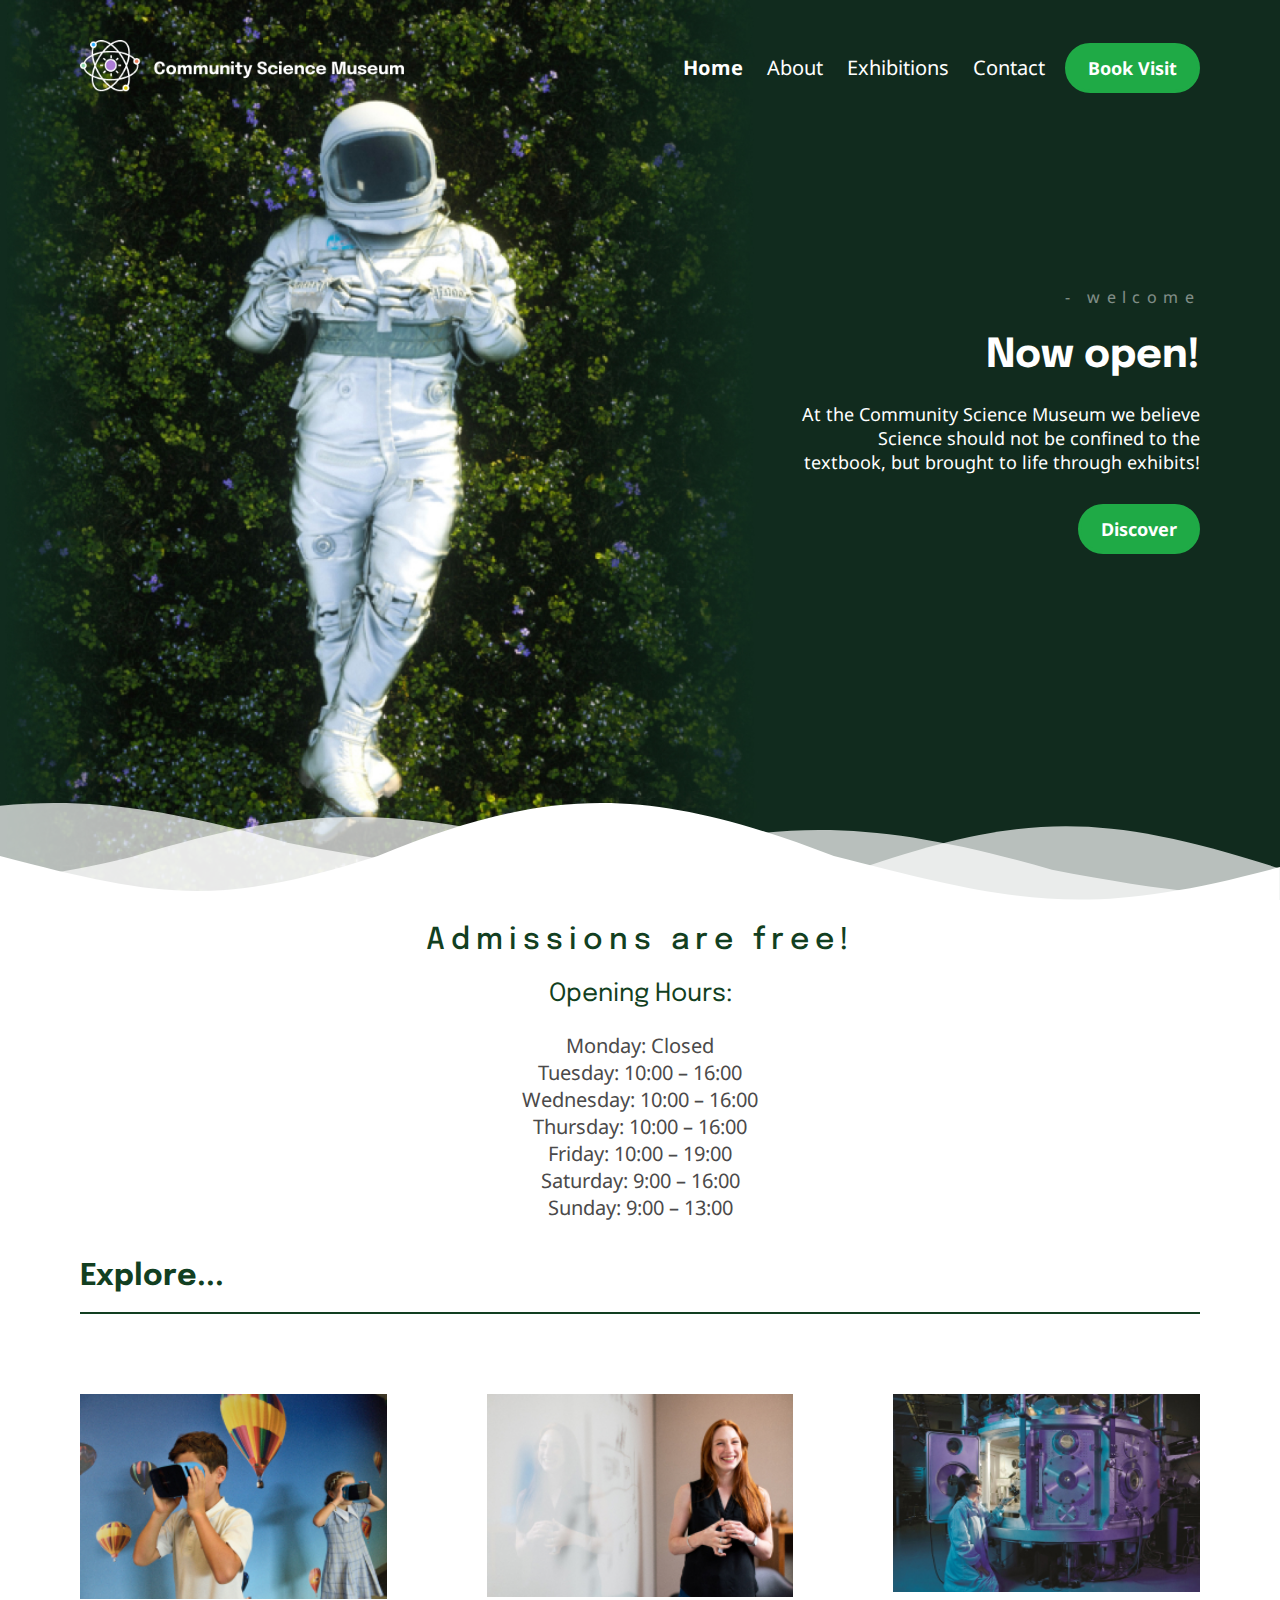
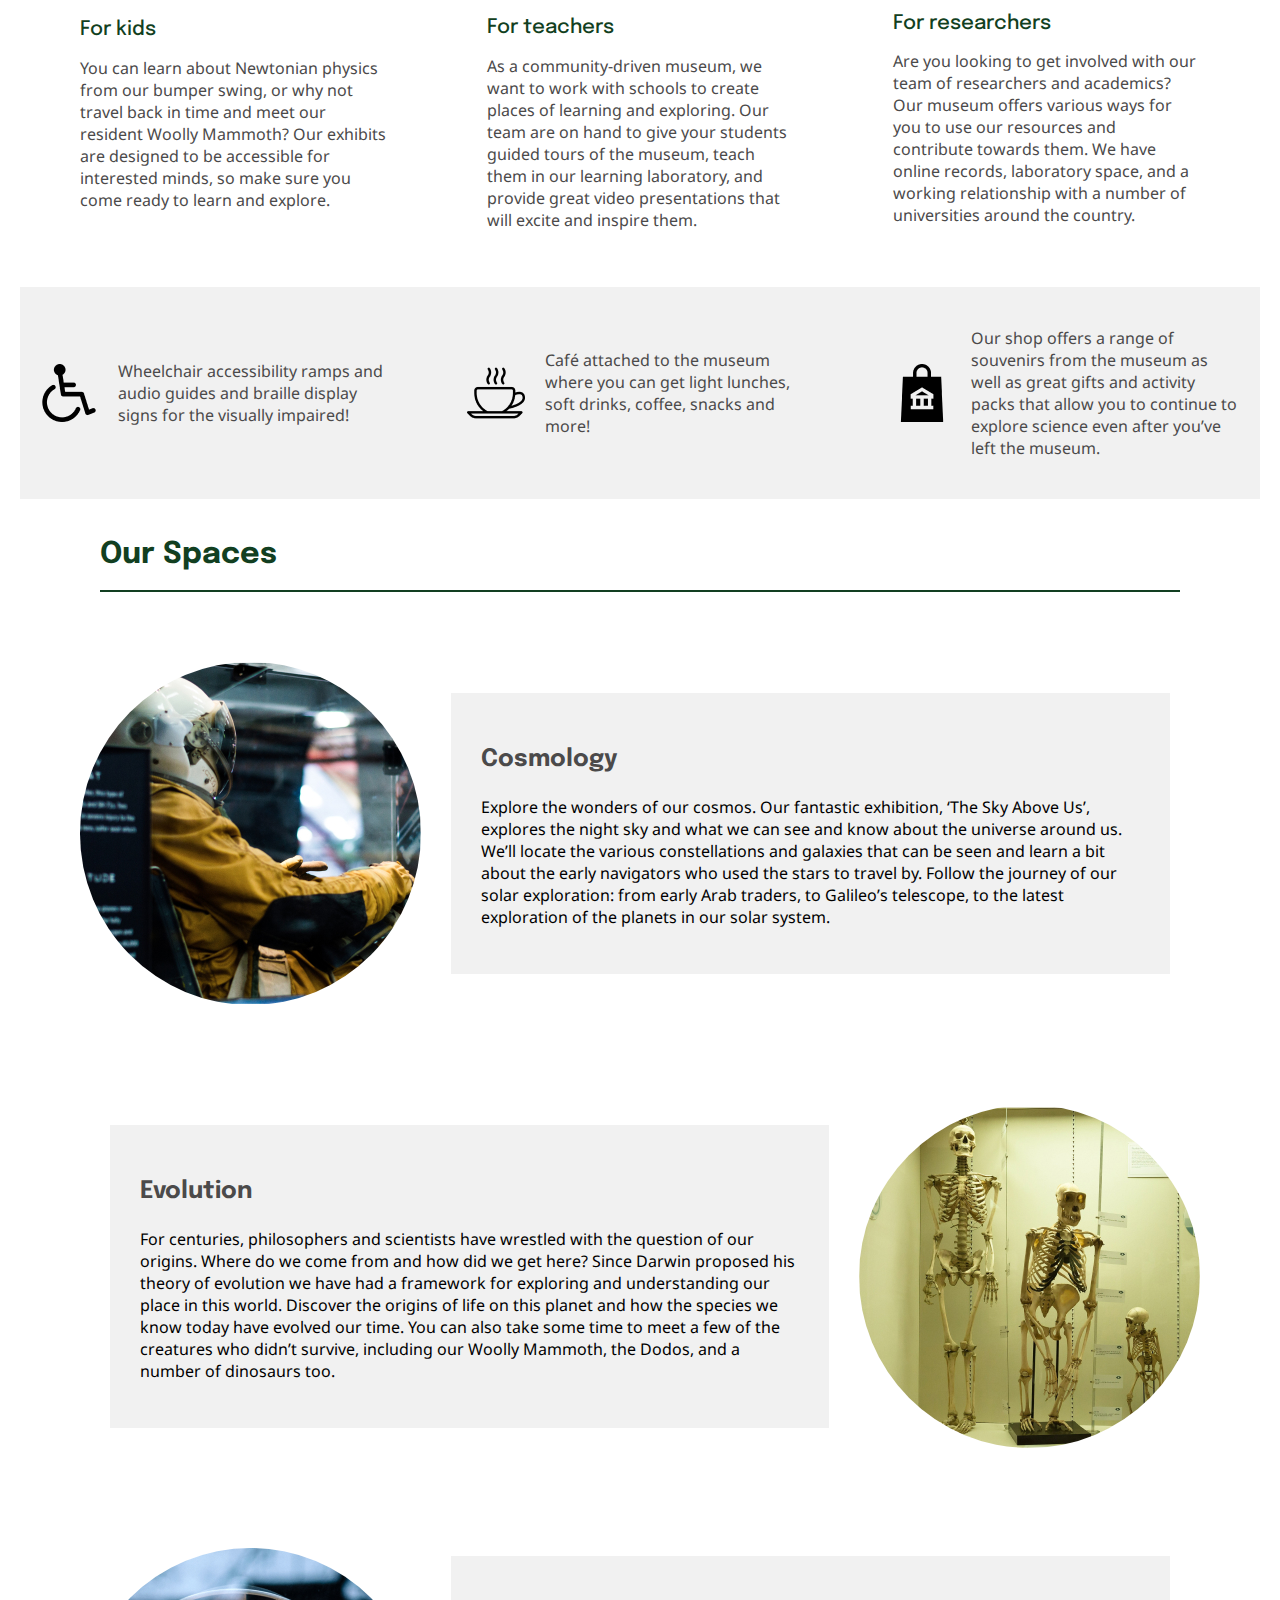
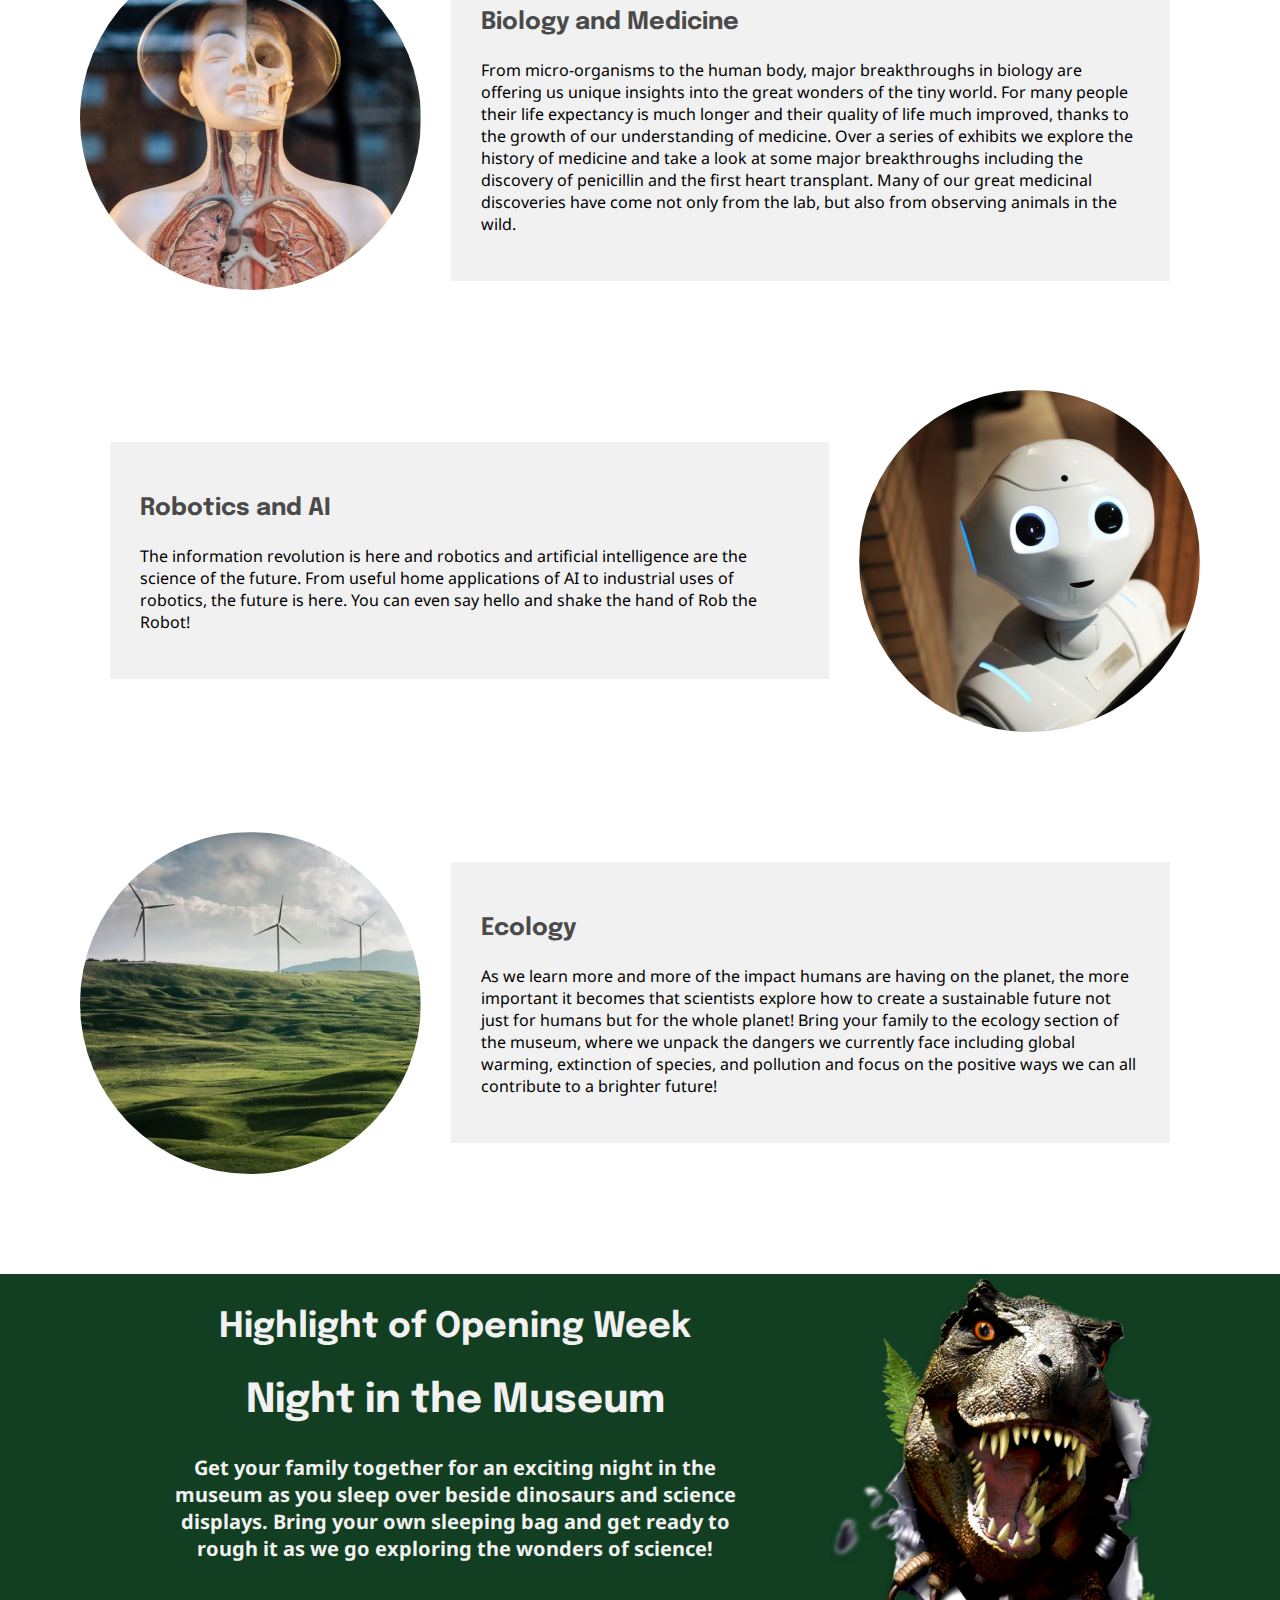
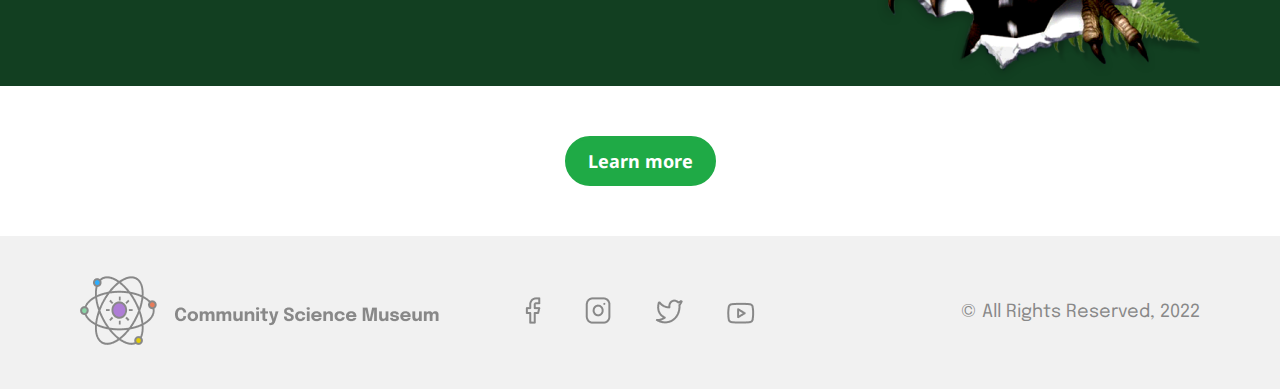
<file: index.html>
<!DOCTYPE html>
<html lang="en">
<head>
    <meta name="description" content="Natural Sciences Museum destined to kids, families and schools">
    <meta name="keywords" content="homepage, museum, science">
    <meta name="author" content="Roxanne Franco">
    <meta name="viewport" content="width=device-width, initial-scale=1.0">
    <title>Welcome to Community Science Museum</title>
    <link rel="preconnect" href="https://fonts.googleapis.com">
    <link rel="preconnect" href="https://fonts.gstatic.com" crossorigin>
    <link href="https://fonts.googleapis.com/css2?family=Epilogue:wght@400;500;700&family=Noto+Sans:wght@400;700&display=swap" rel="stylesheet"> 
    <link rel="stylesheet" href="css/styles.css">
</head>
<body>
<!--HEADER-->
    <header>
        <div class="page-home header-intro">
            <div class="home-container center-content">
                <div class="logo">
                    <img src="images/LOGO.png" class="logo-desktop" alt="atom logo of museum">
                    <a href="index.html"><img src="images/LOGOmobile.png" class="logo-mobile" alt="atom logo of museum"></a>
                </div>
                <nav class="menu">
                    <label for="hamburguer" class="hamburguer-icon">
                        <img src="images/hamburguer.svg" alt="hamburguer menu icon"/>
                    </label>
                    <input type="checkbox" id="hamburguer" />
                    <ul>
                        <li>
                            <a class="active" href="index.html">Home</a>
                        </li>
                        <li>
                            <a href="about.html">About</a>
                        </li>
                        <li>
                            <a href="exhibitions.html">Exhibitions</a>
                        </li>
                        <li>
                            <a href="contact.html">Contact</a>
                        </li>
                    </ul>
                </nav>
                <div class="header-cta">
                    <a class="cta-button" href="book.html">Book<span> Visit</span></a>
                </div>
            </div>
            <div class="welcome-section center-content">
                <div class="sub-welcome">
                    <h2>- welcome</h2>
                    <h1>Now open!</h1>
                    <p>At the Community Science Museum  we believe Science should not be confined to the textbook, but brought to life through exhibits!</p>
                    <a class="cta-button" href="exhibitions.html">Discover</a>
                </div>
            </div>
            <div class="cloud-section">
                <svg preserveAspectRatio="none" viewBox="0 0 1440 115" fill="none" xmlns="http://www.w3.org/2000/svg">
                    <path d="M425 59.6098C244.508 117.737 177.209 105.944 0 59.6098V114.072H1440V72.0402C1223.35 130.121 1148.35 113.817 938.125 59.6098C733.008 -18.7272 620.503 -21.0046 425 59.6098Z" fill="white"/>
                    <path d="M1438.75 73.3623C1233.55 7.58336 1147.02 11.4435 951.439 79.1348V108.587L1438.75 114.339V73.3623Z" fill="white" fill-opacity="0.7"/>
                    <path d="M1183.52 75.0456C978.322 16.3778 865.771 14.6723 670.189 75.0456V111.215H1352.5V101.085C1300.94 95.915 1246.27 87.1581 1183.52 75.0456Z" fill="white" fill-opacity="0.7"/>
                    <path d="M452.5 66.0493C412.626 60.8446 370.326 53.6773 323.525 44.6432C193.348 7.42513 100.457 -6.86866 0 3.06819V102.656L452.5 105.652V66.0493Z" fill="white" fill-opacity="0.7"/>
                    <path d="M662.275 60.5052C457.073 1.83754 344.521 0.131927 148.939 60.5052C107.563 70.4803 70.4263 77.706 35.625 82.501V98.2882L662.275 109.052V60.5052Z" fill="white" fill-opacity="0.7"/>
                    </svg>                    
            </div> 
        </div>
    </header>
<!--CONTENT-->
   <div class="admissions">
       <h2>Admissions are free!</h2>
       <h3>Opening Hours:</h3>
       <p>Monday: Closed</p>
       <p>Tuesday: 10:00 – 16:00</p>
       <p>Wednesday: 10:00 – 16:00</p>
       <p>Thursday: 10:00 – 16:00</p>
       <p>Friday: 10:00 – 19:00</p>
       <p>Saturday: 9:00 – 16:00</p>
       <p>Sunday: 9:00 – 13:00</p>
   </div>
   <div class="center-content">
        <h1 class="main-title">Explore...</h1>
        <div class="title-line"></div>
    </div>
    <div class="public-section center-content">
        <div class="section-details">
            <img src="images/publics-pic1.jpg" alt="kids with interactive goggles">
            <h2>For kids</h2>
            <p>You can learn about Newtonian physics from our bumper swing, or why not travel back in time and meet our resident Woolly Mammoth? Our exhibits are designed to be accessible for interested minds, so make sure you come ready to learn and explore.</p>
        </div>
        <div class="section-details">
            <img src="images/publics-pic3.jpg" alt="teacher smilling next to class board">
            <h2>For teachers</h2>
            <p>As a community-driven museum, we want to work with schools to create places of learning and exploring. Our team are on hand to give your students guided tours of the museum, teach them in our learning laboratory, and provide great video presentations that will excite and inspire them.</p>
        </div>
        <div class="section-details">
            <img src="images/publics-pic2.jpg" alt="scientist in research lab">
            <h2>For researchers</h2>
            <p>Are you looking to get involved with our team of researchers and academics? Our museum offers various ways for you to use our resources and contribute towards them. We have online records, laboratory space, and a working relationship with a number of universities around the country.</p>
        </div>
    </div>
    <div class="container-details">
        <div class="museum-details">
            <img src="images/wheelchair1.png" alt="wheelchair icon for accessibility rules">
            <p>Wheelchair accessibility ramps and audio guides and braille display signs for the visually impaired!</p>
        </div>
        <div class="museum-details">
            <img src="images/coffee-cup1.png" alt="coffee cup icon for coffeeshop">
            <p>Café attached to the museum where you can get light lunches, soft drinks, coffee, snacks and more!</p>
        </div>
        <div class="museum-details">
            <img src="images/bag1.png" alt="shopping bag icon for souvenir store">
            <p>Our shop offers a range of souvenirs from the museum as well as great gifts and activity packs that allow you to continue to explore science even after you’ve left the museum.</p>
        </div>
    </div>
<!--SPACES SECTION-->
    <div class="spaces-container center-content">
        <div class="center-content">
            <h1 class="main-title">Our Spaces</h1>
            <div class="title-line"></div>
        </div>
        <div class="spaces-section">
            <div class="single-section">
                <img src="images/astrocosmo.jpg" alt="astronaut in yellow suit">
                <div>
                    <div class="container-color section-box">
                        <h3 class="sec-title">Cosmology</h3>
                        <p>Explore the wonders of our cosmos. Our fantastic exhibition, ‘The Sky Above Us’, explores the night sky and what we can see and know about the universe around us. We’ll locate the various constellations and galaxies that can be seen and learn a bit about the early navigators who used the stars to travel by. Follow the journey of our solar exploration: from early Arab traders, to Galileo’s telescope, to the latest exploration of the planets in our solar system.</p>
                    </div>
                </div>
            </div>
            <div class="single-section switch-order">
                <img src="images/evolution.jpg" alt="ancient skeletons in display">
                <div>
                    <div class="container-color section-box">
                        <h3 class="sec-title">Evolution</h3>
                        <p>For centuries, philosophers and scientists have wrestled with the question of our origins. Where do we come from and how did we get here? Since Darwin proposed his theory of evolution we have had a framework for exploring and understanding our place in this world. Discover the origins of life on this planet and how the species we know today have evolved our time. You can also take some time to meet a few of the creatures who didn’t survive, including our Woolly Mammoth, the Dodos, and a number of dinosaurs too.</p>
                    </div>
                </div>
            </div>
            <div class="single-section">
                <img src="images/biomed.jpg" alt="medicinal bust of human">
                <div>
                    <div class="container-color section-box">
                        <h3 class="sec-title">Biology and Medicine</h3>
                        <p>From micro-organisms to the human body, major breakthroughs in biology are offering us unique insights into the great wonders of the tiny world. For many people their life expectancy is much longer and their quality of life much improved, thanks to the growth of our understanding of medicine. Over a series of exhibits we explore the history of medicine and take a look at some major breakthroughs including the discovery of penicillin and the first heart transplant. Many of our great medicinal discoveries have come not only from the lab, but also from observing animals in the wild.</p>
                    </div>
                </div>
            </div>
            <div class="single-section switch-order">
                <img src="images/robrobot.jpg" alt="robot picture">
                <div>
                    <div class="container-color section-box">
                        <h3 class="sec-title">Robotics and AI</h3>
                        <p>The information revolution is here and robotics and artificial intelligence are the science of the future. From useful home applications of AI to industrial uses of robotics, the future is here. You can even say hello and shake the hand of Rob the Robot!</p>
                    </div>
                </div>
            </div>
            <div class="single-section">
                <img src="images/eco.jpg" alt="landscape with green field and eolic turbines">
                <div>
                    <div class="container-color section-box">
                        <h3 class="sec-title">Ecology</h3>
                        <p>As we learn more and more of the impact humans are having on the planet, the more important it becomes that scientists explore how to create a sustainable future not just for humans but for the whole planet! Bring your family to the ecology section of the museum, where we unpack the dangers we currently face including global warming, extinction of species, and pollution and focus on the positive ways we can all contribute to a brighter future!</p>
                    </div>
                </div>
            </div>
        </div>
    </div>
    <div class="highlight-section">
        <div class="center-content">
            <div class="png-content"> 
                <img src="images/dino.png" alt="dinossaur jumping out of the page image">
            </div>
            <div class="text-content">
                <h3>Highlight of Opening Week</h3>
                <h2>Night in the Museum</h2>
                <p>Get your family together for an exciting night in the museum as you sleep over beside dinosaurs and science displays. Bring your own sleeping bag and get ready to rough it as we go exploring the wonders of science!</p>
            </div>
        </div>
    </div>
    <div class="learn-more">
        <a class="cta-button" href="exhibitions.html">Learn more</a>
    </div>
<!--FOOTER-->
    <footer>
        <div class="center-content vertical-center">
            <div class="logo">
                <img src="/images/LOGO-footer.png" alt="atom logo of museum">
            </div>
            <div class="socials">
                <ul>
                    <li>
                        <a href="https://www.facebook.com/"><img src="images/fb.png" alt="facebook logo"></a>
                    </li>
                    <li>
                        <a href="https://www.instagram.com/"><img src="images/instagram.png" alt="instagram logo"></a>
                    </li>
                    <li>
                        <a href="https://twitter.com/?lang=en"><img src="images/twitter.png" alt="twitter logo"></a>
                    </li>
                    <li>
                        <a href="https://www.youtube.com/"><img src="images/youtube.png" alt="youtube logo"></a>
                    </li>
                </ul>
            </div>
            <p class="copyrights">&copy; All Rights Reserved, 2022</p>
        </div>
    </footer>
</body>
</html>
</file>
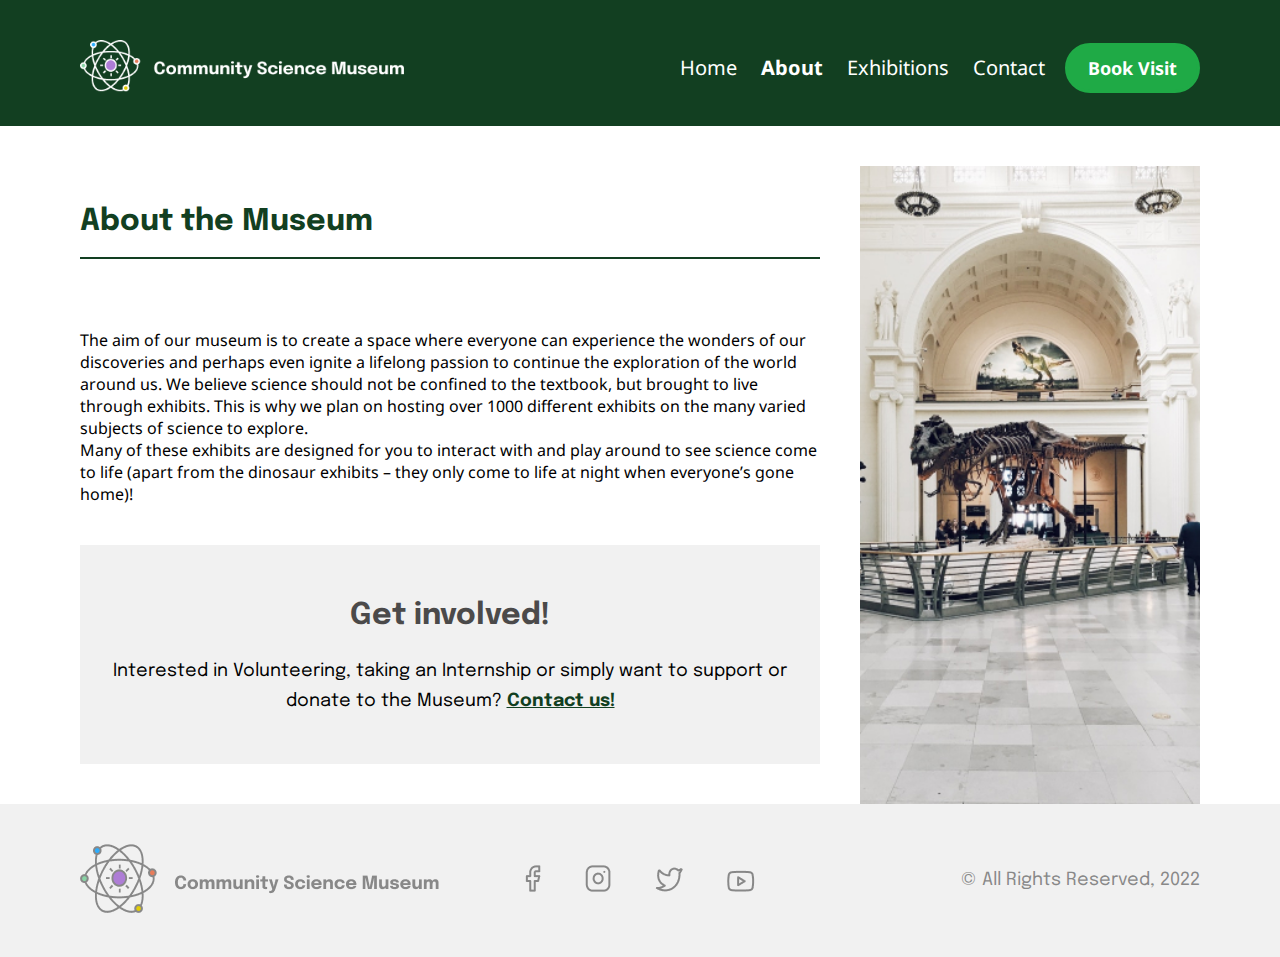
<file: about.html>
<!DOCTYPE html>
<html lang="en">
<head>
    <meta name="description" content="Info about the museum vision and values">
    <meta name="keywords" content="about, vision, values, info">
    <meta name="author" content="Roxanne Franco">
    <meta name="viewport" content="width=device-width, initial-scale=1.0">
    <title>About the Museum</title>
    <link rel="preconnect" href="https://fonts.googleapis.com">
    <link rel="preconnect" href="https://fonts.gstatic.com" crossorigin>
    <link href="https://fonts.googleapis.com/css2?family=Epilogue:wght@400;500;700&family=Noto+Sans:wght@400;700&display=swap" rel="stylesheet"> 
    <link rel="stylesheet" href="css/styles.css">
</head>
<body>
    <!--HEADER-->
    <header class="solid-header">
        <div class="home-container center-content">
            <div class="logo">
                <img src="images/LOGO.png" class="logo-desktop" alt="atom logo of museum">
                <a href="index.html"><img src="images/LOGOmobile.png" class="logo-mobile" alt="atom logo of museum"></a>
            </div>
            <nav class="menu">
                <label for="hamburguer" class="hamburguer-icon">
                    <img src="images/hamburguer.svg" alt="hamburguer menu icon"/>
                </label>
                <input type="checkbox" id="hamburguer" />
                <ul>
                    <li>
                        <a href="index.html">Home</a>
                    </li>
                    <li>
                        <a class="active" href="about.html">About</a>
                    </li>
                    <li>
                        <a href="exhibitions.html">Exhibitions</a>
                    </li>
                    <li>
                        <a href="contact.html">Contact</a>
                    </li>
                </ul>
            </nav>
            <div class="header-cta">
                <a class="cta-button" href="book.html">Book<span> Visit</span></a>
            </div>
        </div>
    </header>
    <!--CONTENT-->
    <div class="center-content display-side">
        <div>
            <h1 class="main-title first-title">About the Museum</h1>
            <div class="title-line"></div>
            <p class="exhibit-text">The aim of our museum is to create a space where everyone can experience the wonders of our discoveries and perhaps even ignite a lifelong passion to continue the exploration of the world around us.
                We believe science should not be confined to the textbook, but brought to live through exhibits.
                This is why we plan on hosting over 1000 different exhibits on the many varied subjects of science to explore.</p>
            <p class="exhibit-text">Many of these exhibits are designed for you to interact with and play around to see science come to life (apart from the dinosaur exhibits – they only come to life at night when everyone’s gone home)!</p>
            <div class="involved-container container-color">
                <h2 class="exhibit-title">Get involved!</h2>
                <p class="involved-text">Interested in Volunteering, taking an Internship or simply want to support or donate to the Museum? <a href="contact.html">Contact us!</a></p>
            </div>
        </div>
        <img src="images/aboutimage.jpg" alt="picture of dinossaur skeleton on display at the museum">
    </div>
    <!--FOOTER-->
    <footer>
        <div class="center-content vertical-center">
            <div class="logo">
                <img src="/images/LOGO-footer.png" alt="atom logo of museum">
            </div>
            <div class="socials">
                <ul>
                    <li>
                        <a href="https://www.facebook.com/"><img src="images/fb.png" alt="facebook logo"></a>
                    </li>
                    <li>
                        <a href="https://www.instagram.com/"><img src="images/instagram.png" alt="instagram logo"></a>
                    </li>
                    <li>
                        <a href="https://twitter.com/?lang=en"><img src="images/twitter.png" alt="twitter logo"></a>
                    </li>
                    <li>
                        <a href="https://www.youtube.com/"><img src="images/youtube.png" alt="youtube logo"></a>
                    </li>
                </ul>
            </div>
            <p class="copyrights">&copy; All Rights Reserved, 2022</p>
        </div>
    </footer>
</body>
</html>
</file>
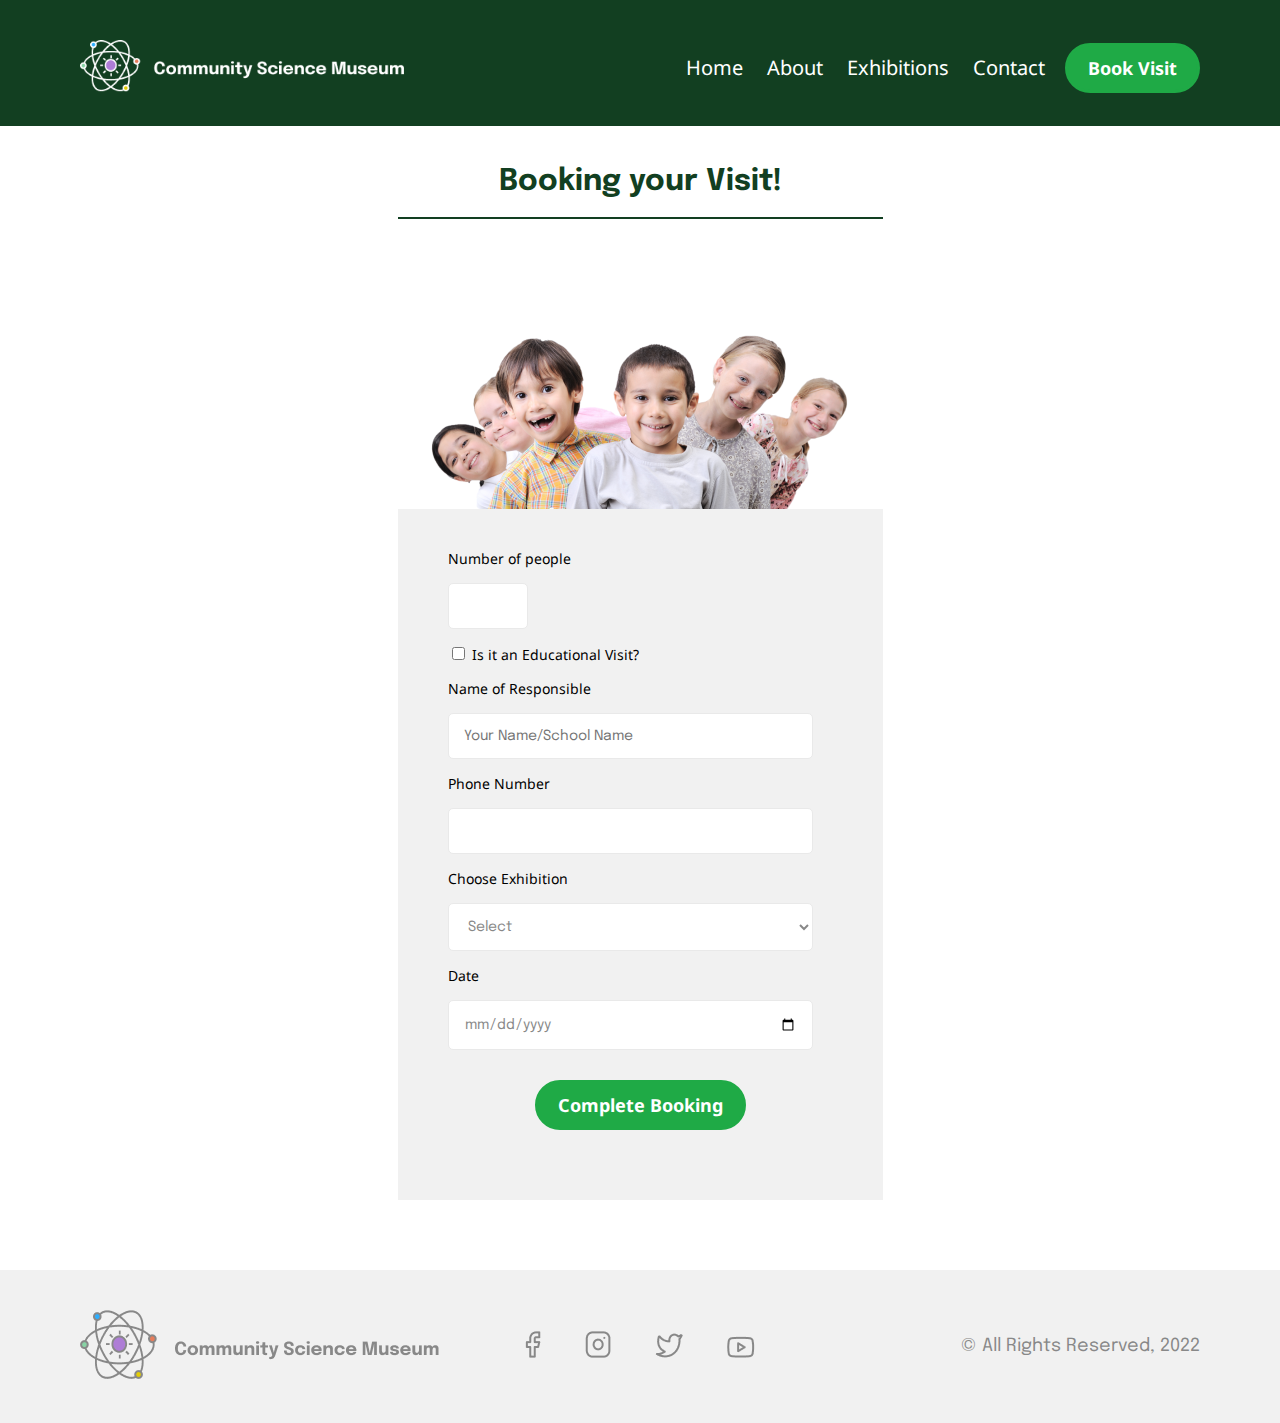
<file: book.html>
<!DOCTYPE html>
<html lang="en">
<head>
    <meta name="description" content="Booking visit page to get tickets for museum">
    <meta name="keywords" content="booking, tickets, visit">
    <meta name="author" content="Roxanne Franco">
    <meta name="viewport" content="width=device-width, initial-scale=1.0">
    <title>Booking your Visit</title>
    <link rel="preconnect" href="https://fonts.googleapis.com">
    <link rel="preconnect" href="https://fonts.gstatic.com" crossorigin>
    <link href="https://fonts.googleapis.com/css2?family=Epilogue:wght@400;500;700&family=Noto+Sans:wght@400;700&display=swap" rel="stylesheet"> 
    <link rel="stylesheet" href="css/styles.css">
</head>
<body>
    <!--HEADER-->
    <header class="solid-header">
            <div class="home-container center-content">
                <div class="logo">
                    <img src="images/LOGO.png" class="logo-desktop" alt="atom logo of museum">
                    <a href="index.html"><img src="images/LOGOmobile.png" class="logo-mobile" alt="atom logo of museum"></a>
                </div>
                <nav class="menu">
                    <label for="hamburguer" class="hamburguer-icon">
                        <img src="images/hamburguer.svg" alt="hamburguer menu icon"/>
                    </label>
                    <input type="checkbox" id="hamburguer" />
                    <ul>
                        <li>
                            <a href="index.html">Home</a>
                        </li>
                        <li>
                            <a href="about.html">About</a>
                        </li>
                        <li>
                            <a href="exhibitions.html">Exhibitions</a>
                        </li>
                        <li>
                            <a href="contact.html">Contact</a>
                        </li>
                    </ul>
                </nav>
                <div class="header-cta">
                    <a class="cta-button" href="book.html">Book<span> Visit</span></a>
                </div>
            </div>
    </header>
    <!--CONTENT-->
    <div class="center-book">
        <h1 class="main-title first-title center-title">Booking your Visit!</h1>
        <div class="title-line"></div>
        <img src="images/kidsbooking.png" alt="children smilling">
        <div class="container-color container-booking">
        <form class="inside-container">
            <label>Number of people</label>
            <input class="input-style nr-input" type="text">
            <div class="check-container">
                <input type="checkbox">
                <label>Is it an Educational Visit?</label>
            </div>
            <label>Name of Responsible</label>
            <input class="input-style" type="text" placeholder="Your Name/School Name">
            <label>Phone Number</label>
            <input class="input-style" type="text">
            <label>Choose Exhibition</label>
            <select class="input-style" name="Exhibition">
                <option selected disabled>Select</option>
                <option>The Sky Above Us</option>
                <option>Night in the Museum</option>
                <option>Meeting Rob, the Robot</option>
                <option>Scientist for a day</option>
                <option>Time-Travel: Evolution of Man</option>
                <option>Sustainable Earth: Bee the Change!</option>
            </select>
            <label>Date</label>
            <input class="input-style" type="date">
            <div class="booking-button">
                <a class="cta-button" href="success.html">Complete Booking</a>
            </div>
        </form>
    </div>
    </div>
    <!--FOOTER-->
    <footer>
        <div class="center-content vertical-center">
            <div class="logo">
                <img src="/images/LOGO-footer.png" alt="atom logo of museum">
            </div>
            <div class="socials">
                <ul>
                    <li>
                        <a href="https://www.facebook.com/"><img src="images/fb.png" alt="facebook logo"></a>
                    </li>
                    <li>
                        <a href="https://www.instagram.com/"><img src="images/instagram.png" alt="instagram logo"></a>
                    </li>
                    <li>
                        <a href="https://twitter.com/?lang=en"><img src="images/twitter.png" alt="twitter logo"></a>
                    </li>
                    <li>
                        <a href="https://www.youtube.com/"><img src="images/youtube.png" alt="youtube logo"></a>
                    </li>
                </ul>
            </div>
            <p class="copyrights">&copy; All Rights Reserved, 2022</p>
        </div>
    </footer>
</body>
</html>
</file>
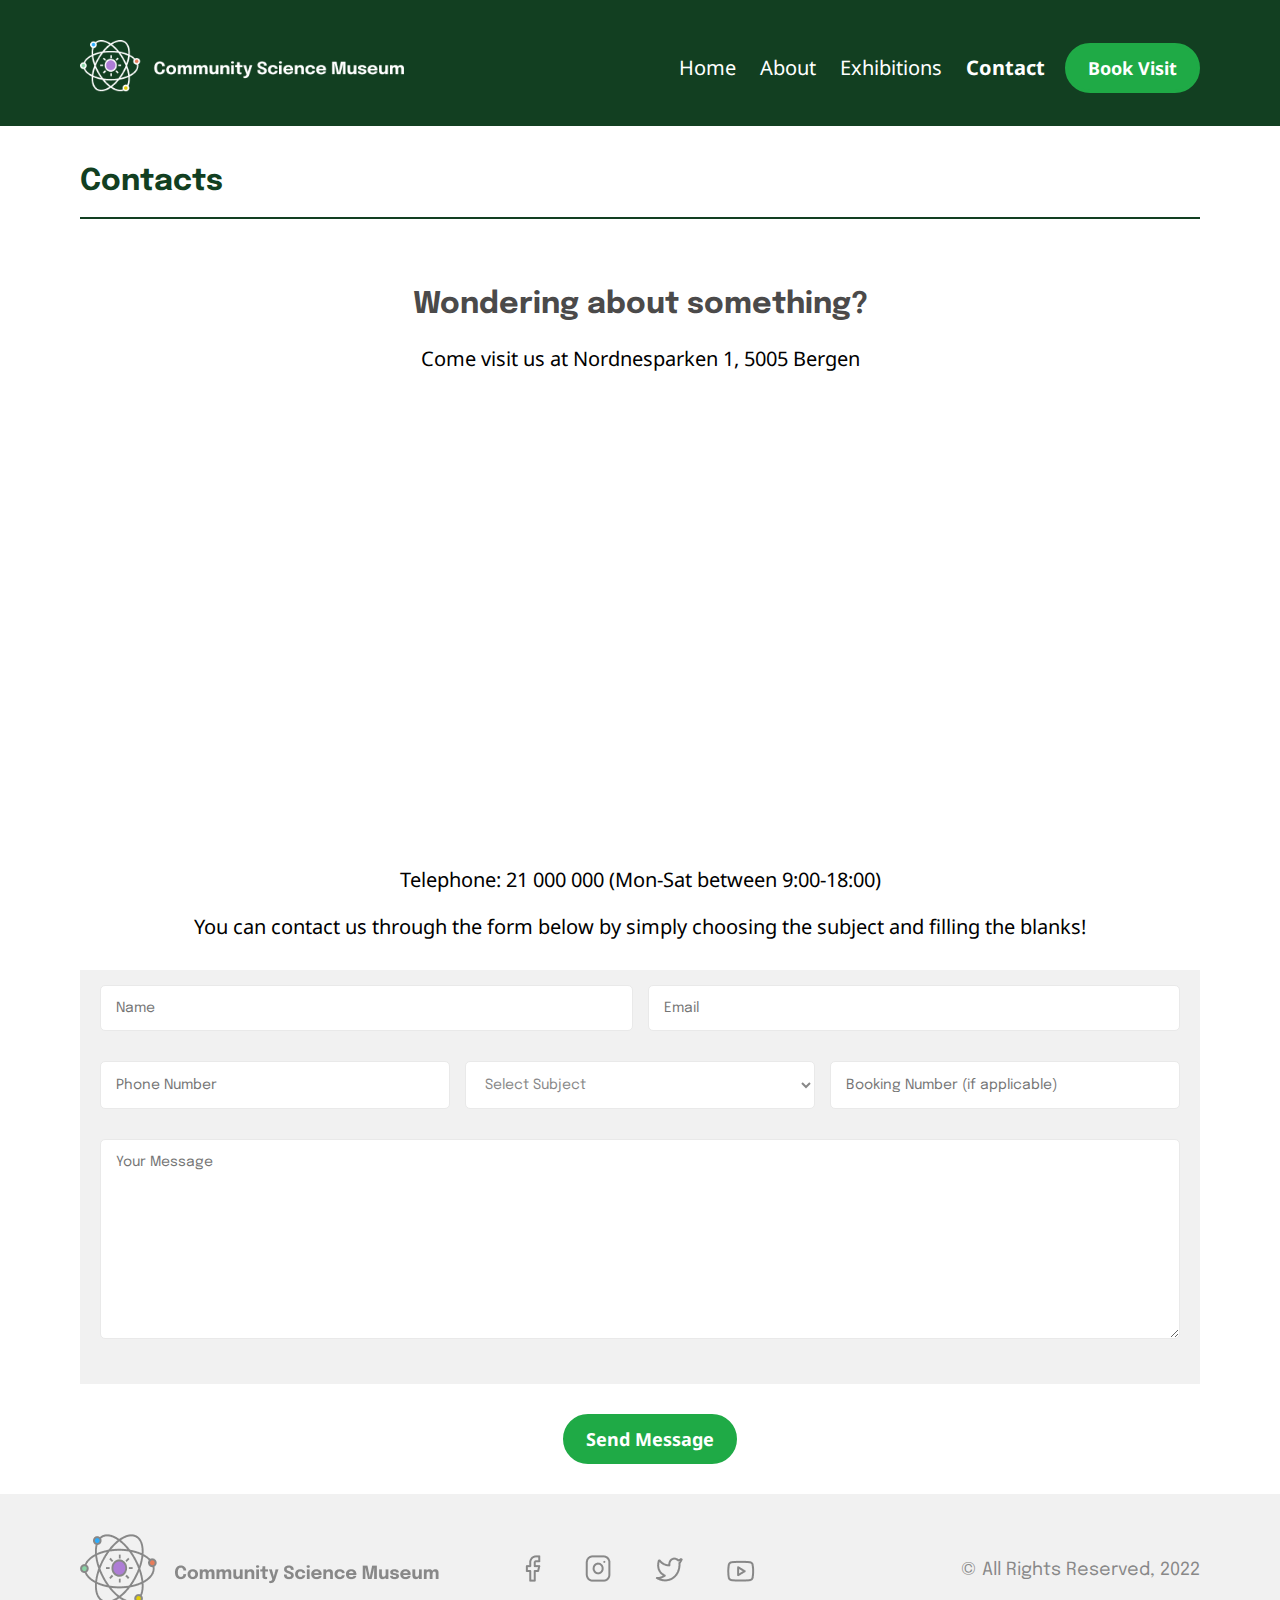
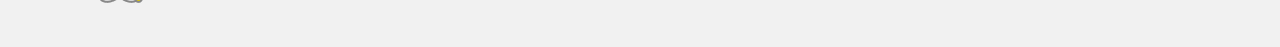
<file: contact.html>
<!DOCTYPE html>
<html lang="en">
<head>
    <meta name="description" content="Contact page made for user to contact museum in several ways">
    <meta name="keywords" content="contact, phone, email">
    <meta name="author" content="Roxanne Franco">
    <meta name="viewport" content="width=device-width, initial-scale=1.0">
    <title>Contact Us</title>
    <link rel="preconnect" href="https://fonts.googleapis.com">
    <link rel="preconnect" href="https://fonts.gstatic.com" crossorigin>
    <link href="https://fonts.googleapis.com/css2?family=Epilogue:wght@400;500;700&family=Noto+Sans:wght@400;700&display=swap" rel="stylesheet"> 
    <link rel="stylesheet" href="css/styles.css">
</head>
<body>
    <!--HEADER-->
    <header class="solid-header">
        <div class="home-container center-content">
            <div class="logo">
                <img src="images/LOGO.png" class="logo-desktop" alt="atom logo of museum">
                <a href="index.html"><img src="images/LOGOmobile.png" class="logo-mobile" alt="atom logo of museum"></a>
            </div>
            <nav class="menu">
                <label for="hamburguer" class="hamburguer-icon">
                    <img src="images/hamburguer.svg" alt="hamburguer menu icon"/>
                </label>
                <input type="checkbox" id="hamburguer" />
                <ul>
                    <li>
                        <a href="index.html">Home</a>
                    </li>
                    <li>
                        <a href="about.html">About</a>
                    </li>
                    <li>
                        <a href="exhibitions.html">Exhibitions</a>
                    </li>
                    <li>
                        <a class="active" href="contact.html">Contact</a>
                    </li>
                </ul>
            </nav>
            <div class="header-cta">
                <a class="cta-button" href="book.html">Book<span> Visit</span></a>
            </div>
        </div>
    </header>
    <!--CONTENT-->
    <div class="center-content">
        <h1 class="main-title first-title">Contacts</h1>
        <div class="title-line"></div>
        <div class="center-content center-success">
            <h2 class="exhibit-title">Wondering about something?</h2>
            <p class="text-style">Come visit us at Nordnesparken 1, 5005 Bergen</p>
            <iframe class="map" src="https://www.google.com/maps/embed?pb=!1m10!1m8!1m3!1d15770.100982926271!2d5.3055849!3d60.3913401!3m2!1i1024!2i768!4f13.1!5e0!3m2!1spt-PT!2sno!4v1646567194186!5m2!1spt-PT!2sno" width="600" height="450" style="border:0;" allowfullscreen="" loading="lazy"></iframe>
            <p class="text-style">Telephone: 21 000 000 (Mon-Sat between 9:00-18:00)</p>
            <p class="text-style">You can contact us through the form below by simply choosing the subject and filling the blanks!</p>
        </div>
        <div class="container-color contact-form">
            <form>
                <div class="input-row">
                    <input class="input-style input-flex" type="text" placeholder="Name">
                    <input class="input-style input-flex" type="text" placeholder="Email">
                </div>
                <div class="input-row">
                    <input class="input-style input-flex" type="text" placeholder="Phone Number">
                    <select class="input-style input-flex">
                        <option selected disabled>Select Subject</option>
                        <option>Change My Booking</option>
                        <option>Donation</option>
                        <option>Volunteering</option>
                        <option>Interships</option>
                        <option>Other</option>
                    </select>
                    <input class="input-style input-flex" type="text" placeholder="Booking Number (if applicable)">
                </div>
                <div class="input-row">
                    <textarea class="input-style" placeholder="Your Message"></textarea>
                </div>
            </form>
        </div>
        <div class="booking-button">
            <a class="cta-button" href="contact.html">Send Message</a>
        </div>
    </div>
    <!--FOOTER-->
    <footer>
        <div class="center-content vertical-center">
            <div class="logo">
                <img src="/images/LOGO-footer.png" alt="atom logo of museum">
            </div>
            <div class="socials">
                <ul>
                    <li>
                        <a href="https://www.facebook.com/"><img src="images/fb.png" alt="facebook logo"></a>
                    </li>
                    <li>
                        <a href="https://www.instagram.com/"><img src="images/instagram.png" alt="instagram logo"></a>
                    </li>
                    <li>
                        <a href="https://twitter.com/?lang=en"><img src="images/twitter.png" alt="twitter logo"></a>
                    </li>
                    <li>
                        <a href="https://www.youtube.com/"><img src="images/youtube.png" alt="youtube logo"></a>
                    </li>
                </ul>
            </div>
            <p class="copyrights">&copy; All Rights Reserved, 2022</p>
        </div>
    </footer>
</body>
</html>
</file>
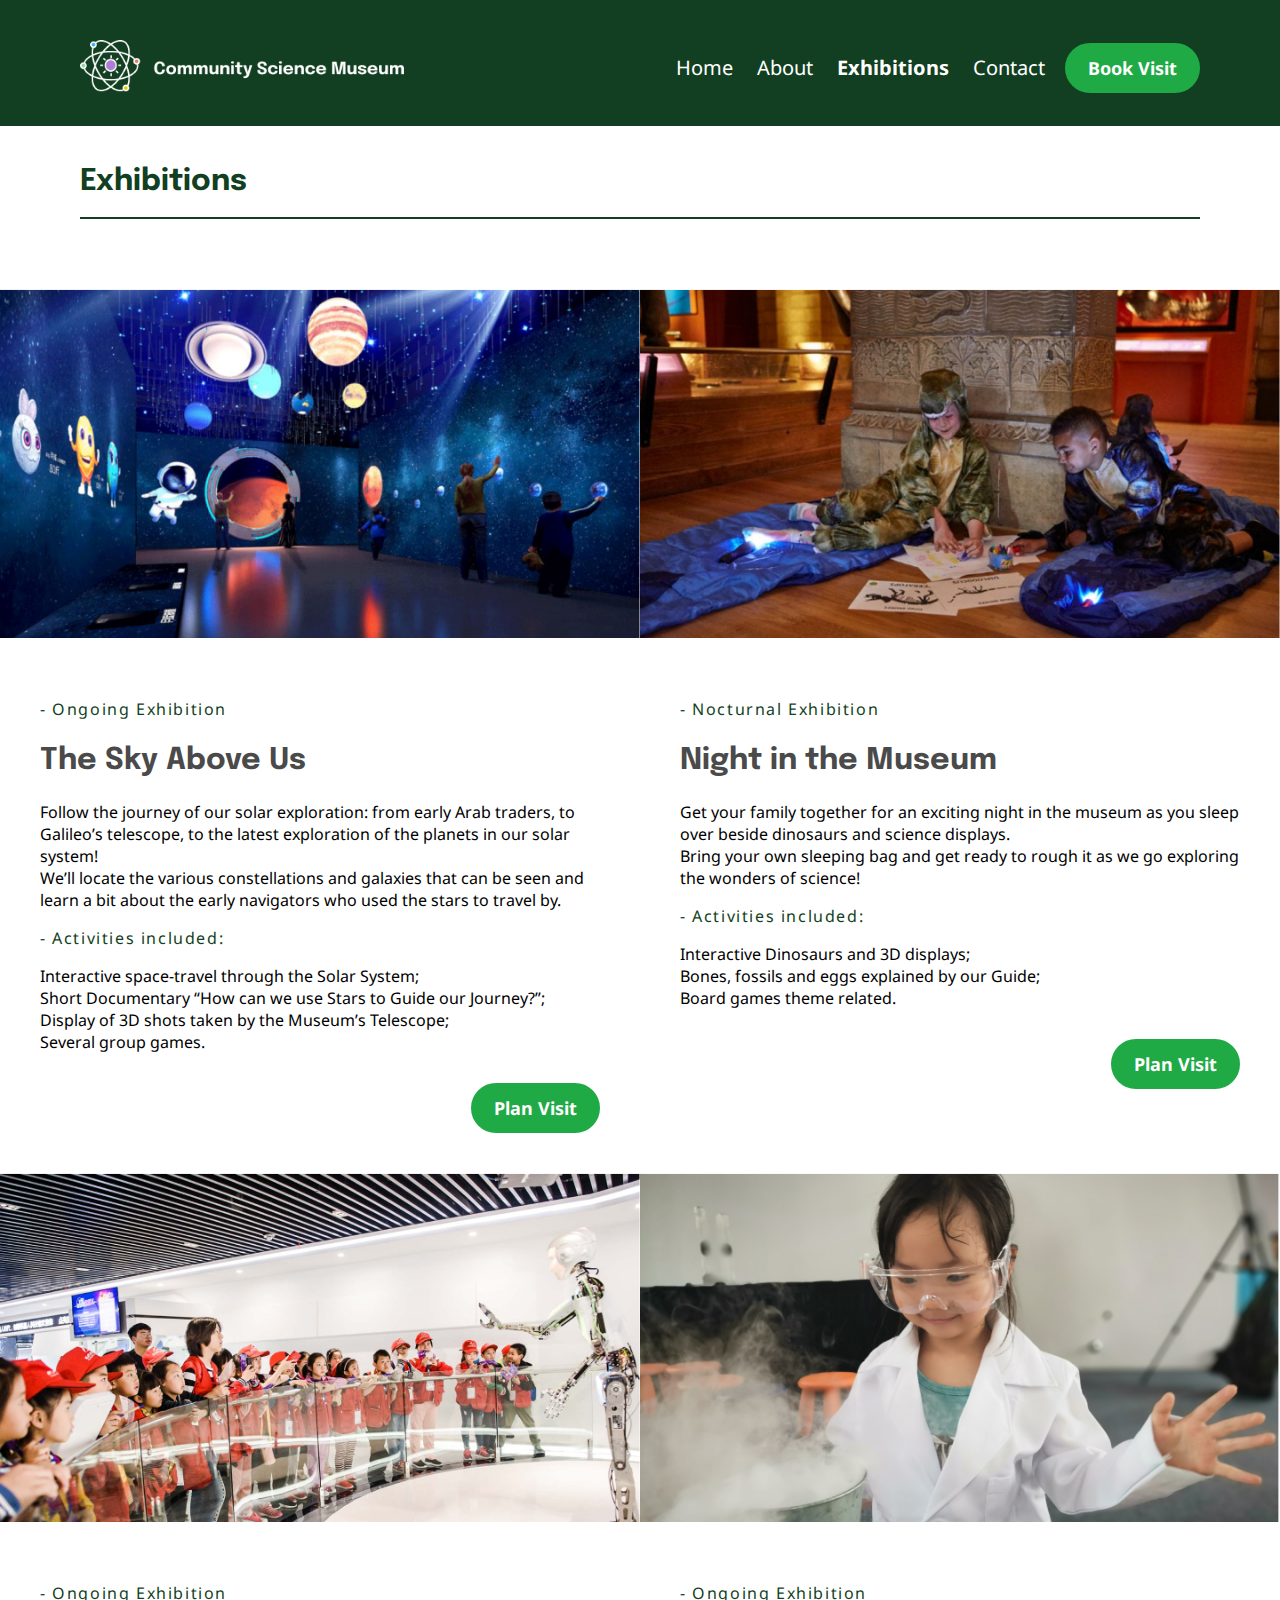
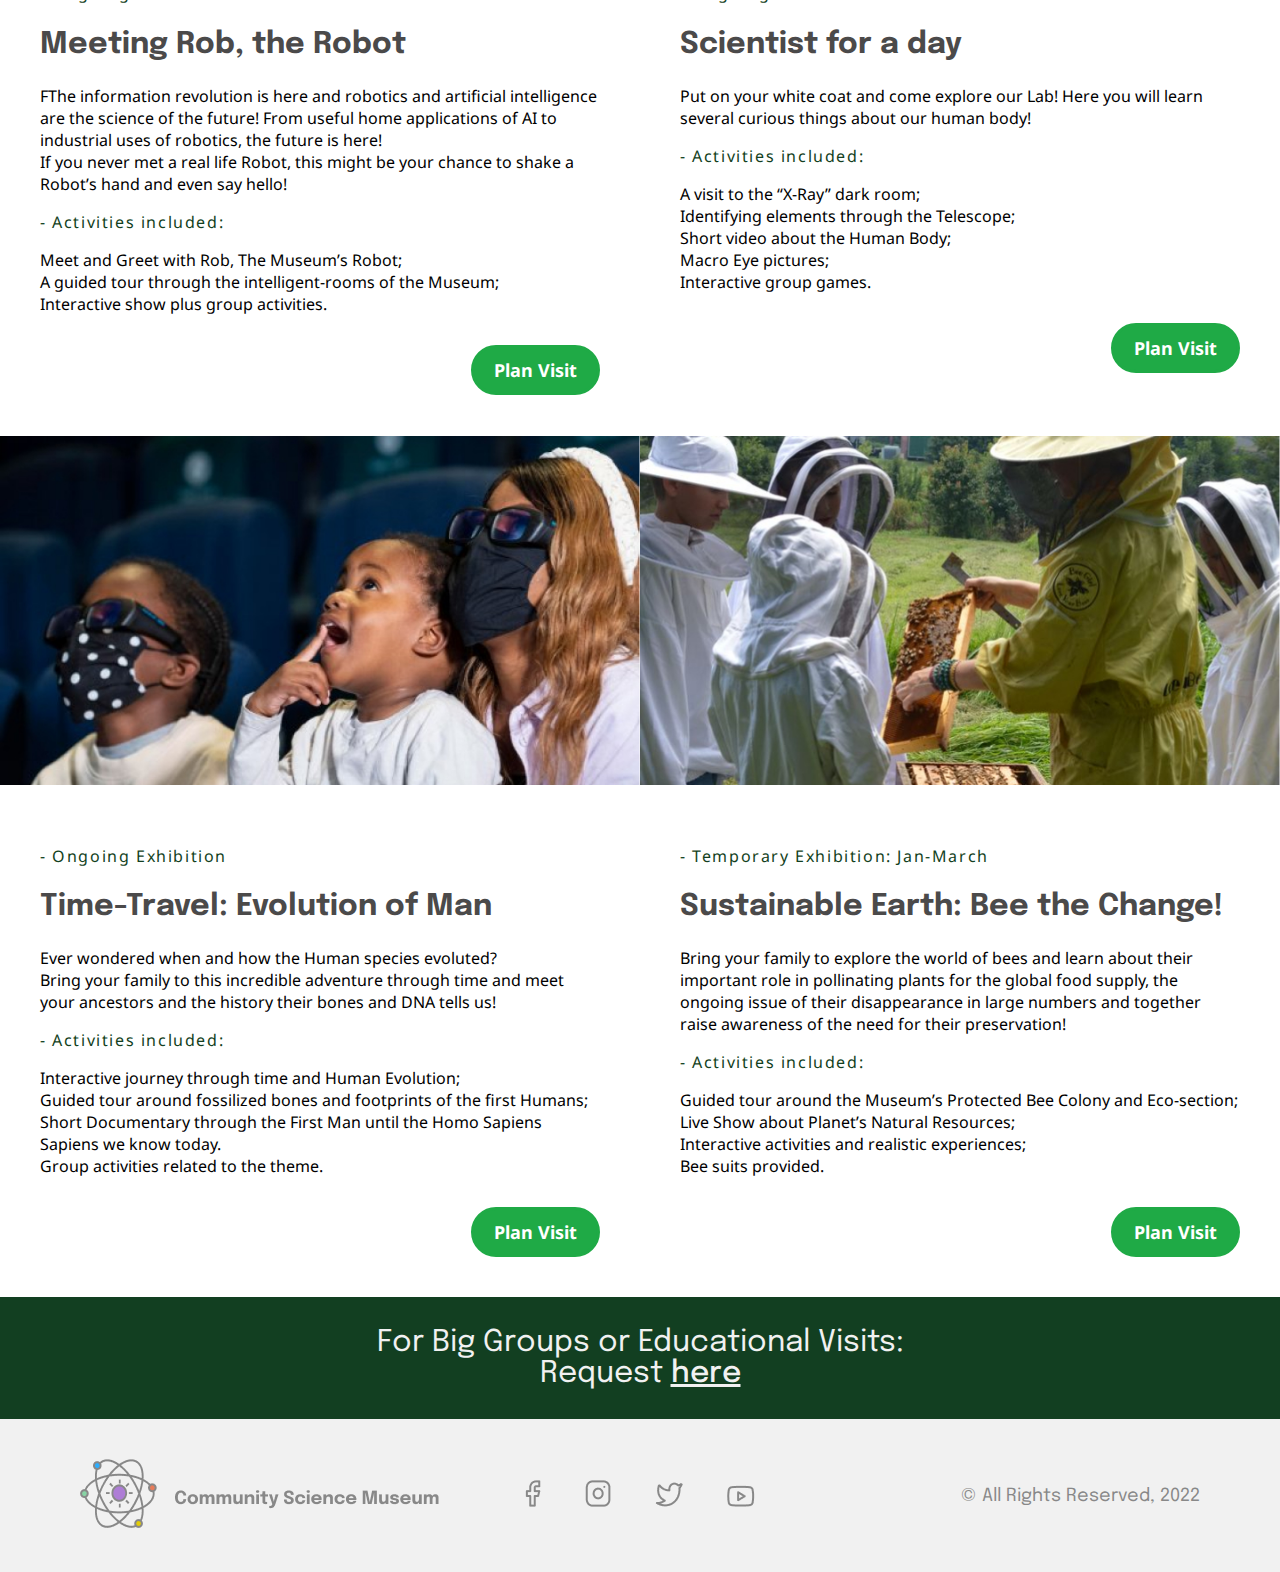
<file: exhibitions.html>
<!DOCTYPE html>
<html lang="en">
<head>
    <meta name="description" content="List of Exhibitions available at the museum">
    <meta name="keywords" content="exhibits, activities, events">
    <meta name="author" content="Roxanne Franco">
    <meta name="viewport" content="width=device-width, initial-scale=1.0">
    <title>Exhibitions</title>
    <link rel="preconnect" href="https://fonts.googleapis.com">
    <link rel="preconnect" href="https://fonts.gstatic.com" crossorigin>
    <link href="https://fonts.googleapis.com/css2?family=Epilogue:wght@400;500;700&family=Noto+Sans:wght@400;700&display=swap" rel="stylesheet"> 
    <link rel="stylesheet" href="css/styles.css">
</head>
<body>
    <!--HEADER-->
    <header class="solid-header">
        <div class="home-container center-content">
            <div class="logo">
                <img src="images/LOGO.png" class="logo-desktop" alt="atom logo of museum">
                <a href="index.html"><img src="images/LOGOmobile.png" class="logo-mobile" alt="atom logo of museum"></a>
            </div>
            <nav class="menu">
                <label for="hamburguer" class="hamburguer-icon">
                    <img src="images/hamburguer.svg" alt="hamburguer menu icon"/>
                </label>
                <input type="checkbox" id="hamburguer" />
                <ul>
                    <li>
                        <a href="index.html">Home</a>
                    </li>
                    <li>
                        <a href="about.html">About</a>
                    </li>
                    <li>
                        <a class="active" href="exhibitions.html">Exhibitions</a>
                    </li>
                    <li>
                        <a href="contact.html">Contact</a>
                    </li>
                </ul>
            </nav>
            <div class="header-cta">
                <a class="cta-button" href="book.html">Book<span> Visit</span></a>
            </div>
        </div>
    </header>
    <!--CONTENT-->
    <div class="center-content">
        <h1 class="main-title first-title">Exhibitions</h1>
        <div class="title-line"></div>
    </div>
    <div class="exhibit-row">
        <div class="exhibit-section">
            <div>
                <img src="images/exhibit1.jpg" alt="picture of kids in a dark room with planets and space projections at the museum">
            </div>
            <div class="exhibit-content">
                <h3 class="detail-title">- Ongoing Exhibition</h3>
                <h2 class="exhibit-title">The Sky Above Us</h2>
                <p class="exhibit-text">Follow the journey of our solar exploration: from early Arab traders, to Galileo’s telescope, to the latest exploration of the planets in our solar system!</p>
                <p class="exhibit-text">We’ll locate the various constellations and galaxies that can be seen and learn a bit about the early navigators who used the stars to travel by.</p>
                <h3 class="detail-title">- Activities included:</h3>
                <p class="exhibit-text">Interactive space-travel through the Solar System;</p>
                <p class="exhibit-text">Short Documentary “How can we use Stars to Guide our Journey?”;</p>
                <p class="exhibit-text">Display of 3D shots taken by the Museum’s Telescope;</p>
                <p class="exhibit-text">Several group games.</p>
                <div class="button-container">
                    <a class="cta-button visit-button" href="book.html">Plan Visit</a>
                </div>
            </div>
        </div>
        <div class="exhibit-section">
            <div>
                <img src="images/exhibit2.jpg" alt="picture of kids in sleeping bags and flashlights doing games in the museum">
            </div>
            <div class="exhibit-content">
                <h3 class="detail-title">- Nocturnal Exhibition</h3>
                <h2 class="exhibit-title">Night in the Museum</h2>
                <p class="exhibit-text">Get your family together for an exciting night in the museum as you sleep over beside dinosaurs and science displays.</p>
                <p class="exhibit-text">Bring your own sleeping bag and get ready to rough it as we go exploring the wonders of science!</p>
                <h3 class="detail-title">- Activities included:</h3>
                <p class="exhibit-text">Interactive Dinosaurs and 3D displays;</p>
                <p class="exhibit-text">Bones, fossils and eggs explained by our Guide;</p>
                <p class="exhibit-text">Board games theme related.</p>
                <div class="button-container">
                    <a class="cta-button visit-button" href="book.html">Plan Visit</a>
                </div>
            </div>
        </div>
    </div>
    <div class="exhibit-row">
        <div class="exhibit-section">
            <div>
                <img src="images/exhibit3.jpg" alt="picture of Rob the Robot taking to a group of kids at the museum">
            </div>
            <div class="exhibit-content">
                <h3 class="detail-title">- Ongoing Exhibition</h3>
                <h2 class="exhibit-title">Meeting Rob, the Robot</h2>
                <p class="exhibit-text">FThe information revolution is here and robotics and artificial intelligence are the science of the future! From useful home applications of AI to industrial uses of robotics, the future is here!</p>
                <p class="exhibit-text">If you never met a real life Robot, this might be your chance to shake a Robot’s hand and even say hello!</p>
                <h3 class="detail-title">- Activities included:</h3>
                <p class="exhibit-text">Meet and Greet with Rob, The Museum’s Robot;</p>
                <p class="exhibit-text">A guided tour through the intelligent-rooms of the Museum;</p>
                <p class="exhibit-text">Interactive show plus group activities.</p>
                <div class="button-container">
                    <a class="cta-button visit-button" href="book.html">Plan Visit</a>
                </div>
            </div>
        </div>
        <div class="exhibit-section">
            <div>
                <img src="images/exhibit6.jpg" alt="picture of a happy kid dressed in scientist lab coat while playing with experiments">
            </div>
            <div class="exhibit-content">
                <h3 class="detail-title">- Ongoing Exhibition</h3>
                <h2 class="exhibit-title">Scientist for a day</h2>
                <p class="exhibit-text">Put on your white coat and come explore our Lab! Here you will learn several curious things about our human body!</p>
                <h3 class="detail-title">- Activities included:</h3>
                <p class="exhibit-text">A visit to the “X-Ray” dark room;</p>
                <p class="exhibit-text">Identifying elements through the Telescope;</p>
                <p class="exhibit-text">Short video about the Human Body;</p>
                <p class="exhibit-text">Macro Eye pictures;</p>
                <p class="exhibit-text">Interactive group games.</p>
                <div class="button-container">
                    <a class="cta-button visit-button" href="book.html">Plan Visit</a>
                </div>
            </div>
        </div>
    </div>
    <div class="exhibit-row">
        <div class="exhibit-section">
            <div>
                <img src="images/exhibit5.jpg" alt="picture of kids looking up to projections at the museum">
            </div>
            <div class="exhibit-content">
                <h3 class="detail-title">- Ongoing Exhibition</h3>
                <h2 class="exhibit-title">Time-Travel: Evolution of Man</h2>
                <p class="exhibit-text">Ever wondered when and how the Human species evoluted?</p>
                <p class="exhibit-text">Bring your family to this incredible adventure through time and meet your ancestors and the history their bones and DNA tells us!</p>
                <h3 class="detail-title">- Activities included:</h3>
                <p class="exhibit-text">Interactive journey through time and Human Evolution;</p>
                <p class="exhibit-text">Guided tour around fossilized bones and footprints of the first Humans;</p>
                <p class="exhibit-text">Short Documentary through the First Man until the Homo Sapiens Sapiens we know today.</p>
                <p class="exhibit-text">Group activities related to the theme.</p>
                <div class="button-container">
                    <a class="cta-button visit-button" href="book.html">Plan Visit</a>
                </div>
            </div>
        </div>
        <div class="exhibit-section">
            <div>
                <img src="images/exhibit4.jpg" alt="picture of kids in bee suits at the Museum Bee Colony">
            </div>
            <div class="exhibit-content">
                <h3 class="detail-title">- Temporary Exhibition: Jan-March</h3>
                <h2 class="exhibit-title">Sustainable Earth: Bee the Change!</h2>
                <p class="exhibit-text">Bring your family to explore the world of bees and learn about their important role in pollinating plants for the global food supply, the ongoing issue of their disappearance in large numbers and together raise awareness of the need for their preservation!</p>
                <h3 class="detail-title">- Activities included:</h3>
                <p class="exhibit-text">Guided tour around the Museum’s Protected Bee Colony and Eco-section;</p>
                <p class="exhibit-text">Live Show about Planet’s Natural Resources;</p>
                <p class="exhibit-text">Interactive activities and realistic experiences;</p>
                <p class="exhibit-text">Bee suits provided.</p>
                <div class="button-container">
                    <a class="cta-button visit-button" href="book.html">Plan Visit</a>
                </div>
            </div>
        </div>
    </div>
    <div class="requests-section">
        <h2>For Big Groups or Educational Visits:</h2>
        <h3>Request <span><a href="contact.html">here</a></span></h3> 
    </div>
    <!--FOOTER-->
    <footer>
        <div class="center-content vertical-center">
            <div class="logo">
                <img src="/images/LOGO-footer.png" alt="atom logo of museum">
            </div>
            <div class="socials">
                <ul>
                    <li>
                        <a href="https://www.facebook.com/"><img src="images/fb.png" alt="facebook logo"></a>
                    </li>
                    <li>
                        <a href="https://www.instagram.com/"><img src="images/instagram.png" alt="instagram logo"></a>
                    </li>
                    <li>
                        <a href="https://twitter.com/?lang=en"><img src="images/twitter.png" alt="twitter logo"></a>
                    </li>
                    <li>
                        <a href="https://www.youtube.com/"><img src="images/youtube.png" alt="youtube logo"></a>
                    </li>
                </ul>
            </div>
            <p class="copyrights">&copy; All Rights Reserved, 2022</p>
        </div>
    </footer>
</body>
</html>
</file>
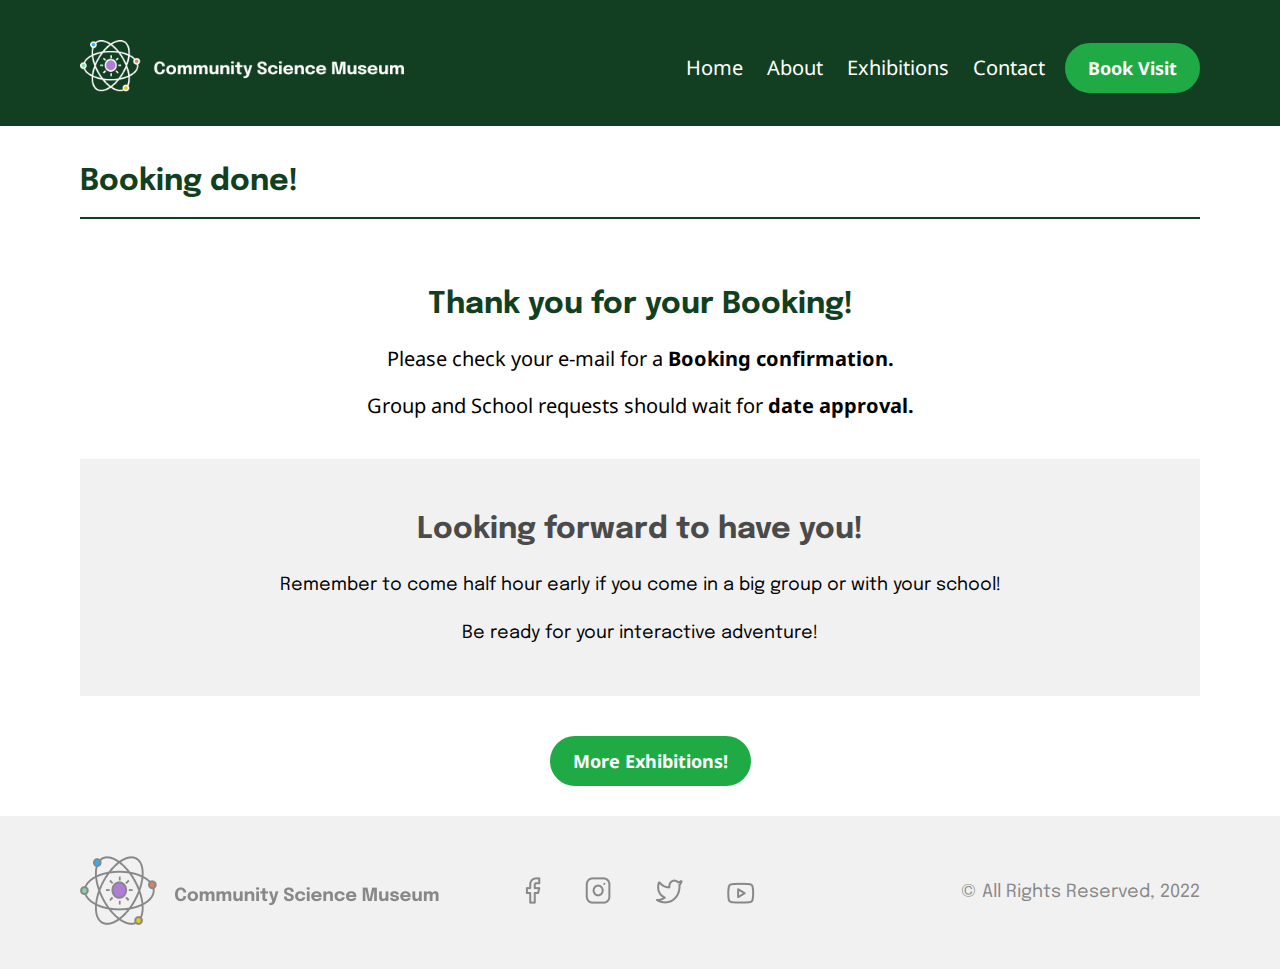
<file: success.html>
<!DOCTYPE html>
<html lang="en">
<head>
    <meta name="description" content="Success page after completing a visit booking">
    <meta name="keywords" content="success, booked, done">
    <meta name="author" content="Roxanne Franco">
    <meta name="viewport" content="width=device-width, initial-scale=1.0">
    <title>Booking Completed!</title>
    <link rel="preconnect" href="https://fonts.googleapis.com">
    <link rel="preconnect" href="https://fonts.gstatic.com" crossorigin>
    <link href="https://fonts.googleapis.com/css2?family=Epilogue:wght@400;500;700&family=Noto+Sans:wght@400;700&display=swap" rel="stylesheet"> 
    <link rel="stylesheet" href="css/styles.css">
</head>
<body>
    <!--HEADER-->
    <header class="solid-header">
            <div class="home-container center-content">
                <div class="logo">
                    <img src="images/LOGO.png" class="logo-desktop" alt="atom logo of museum">
                    <a href="index.html"><img src="images/LOGOmobile.png" class="logo-mobile" alt="atom logo of museum"></a>
                </div>
                <nav class="menu">
                    <label for="hamburguer" class="hamburguer-icon">
                        <img src="images/hamburguer.svg" alt="hamburguer menu icon"/>
                    </label>
                    <input type="checkbox" id="hamburguer" />
                    <ul>
                        <li>
                            <a href="index.html">Home</a>
                        </li>
                        <li>
                            <a href="about.html">About</a>
                        </li>
                        <li>
                            <a href="exhibitions.html">Exhibitions</a>
                        </li>
                        <li>
                            <a href="contact.html">Contact</a>
                        </li>
                    </ul>
                </nav>
                <div class="header-cta">
                    <a class="cta-button" href="book.html">Book<span> Visit</span></a>
                </div>
            </div>
    </header>
    <!--CONTENT-->
    <div class="center-content">
        <h1 class="main-title first-title">Booking done!</h1>
        <div class="title-line"></div>
        <div class="center-content center-success">
            <h2 class="main-title">Thank you for your Booking!</h2>
            <p class="text-style">Please check your e-mail for a <span>Booking confirmation.</span></p>
            <p class="text-style">Group and School requests should wait for <span>date approval.</span></p>
        </div>
        <div class="involved-container container-color">
            <h2 class="exhibit-title">Looking forward to have you!</h2>
            <p class="involved-text">Remember to come half hour early if you come in a big group or with your school!</p>
            <p class="involved-text">Be ready for your interactive adventure!</p>
        </div>
        <div class="booking-button">
            <a class="cta-button" href="exhibitions.html">More Exhibitions!</a>
        </div>
    </div>  
    <!--FOOTER-->
    <footer>
        <div class="center-content vertical-center">
            <div class="logo">
                <img src="/images/LOGO-footer.png" alt="atom logo of museum">
            </div>
            <div class="socials">
                <ul>
                    <li>
                        <a href="https://www.facebook.com/"><img src="images/fb.png" alt="facebook logo"></a>
                    </li>
                    <li>
                        <a href="https://www.instagram.com/"><img src="images/instagram.png" alt="instagram logo"></a>
                    </li>
                    <li>
                        <a href="https://twitter.com/?lang=en"><img src="images/twitter.png" alt="twitter logo"></a>
                    </li>
                    <li>
                        <a href="https://www.youtube.com/"><img src="images/youtube.png" alt="youtube logo"></a>
                    </li>
                </ul>
            </div>
            <p class="copyrights">&copy; All Rights Reserved, 2022</p>
        </div>
    </footer>
</body>
</html>
</file>
<file: css/styles.css>
:root {
  --main-color: #123f21;
  --sec-color: #1faa46;
  --bg-color: #f1f1f1;
  --dark-grey: #4b4a4a;
  --medium-grey: #888888;
  --main-font: "Epilogue", sans-serif;
  --text-font: "Noto Sans", sans-serif;
}

.center-content {
  max-width: 1160px;
  padding-left: 20px;
  padding-right: 20px;
  margin-left: auto;
  margin-right: auto;
  width: 100%;
  box-sizing: border-box;
}

.vertical-center {
  display: flex;
  align-items: center;
}
.page-home {
  background-image: url(../images/astronaut-background.jpg);
  background-color: #112b1e;
}
.header-intro {
  position: relative;
  min-height: 100vh;
  background-size: contain;
  background-repeat: no-repeat;
}

.solid-header {
  display: flex;
  background-color: var(--main-color);
  max-height: 114px;
  padding-left: 20px;
  padding-right: 20px;
  padding-bottom: 30px;
  margin-left: auto;
  margin-right: auto;
}
body {
  margin: 0;
  padding: 0;
}
.home-container {
  display: flex;
  padding-top: 40px;
  align-items: center;
}

.logo-mobile {
  display: none;
}

.menu ul {
  margin: 0;
  padding: 0;
}
.menu li {
  display: inline-block;
  margin-left: 20px;
}
.menu li a {
  text-decoration: none;
  font-family: var(--text-font);
  font-size: 20px;
  color: white;
}
.hamburguer-icon {
  display: none;
}

#hamburguer {
  display: none;
}

.cta-button {
  display: inline-block;
  text-decoration: none;
  font-family: var(--text-font);
  font-size: 18px;
  font-weight: bold;
  color: white;
  background-color: var(--sec-color);
  border-radius: 50px;
  padding: 10px 20px;
  margin-left: 20px;
  border: 3px solid var(--sec-color);
}

.cta-button:hover {
  background-color: white;
  color: var(--sec-color);
}

nav.menu {
  display: flex;
  flex: 1;
  align-items: center;
  justify-content: flex-end;
}
.active {
  font-weight: bold;
}
h1 {
  font-family: var(--main-font);
  font-size: 40px;
  color: white;
}

footer {
  display: flex;
  background-color: var(--bg-color);
  align-items: center;
  padding-top: 40px;
  padding-bottom: 40px;
}

footer .logo {
  flex: 1;
}

.socials ul {
  margin: 0;
  padding-left: 0;
}
.socials li {
  display: inline-block;
  text-decoration: none;
  padding: 0 20px;
  flex: 1;
}

footer .copyrights {
  font-family: var(--main-font);
  font-size: 18px;
  color: var(--medium-grey);
  flex: 1;
  text-align: right;
}

.welcome-section {
  display: flex;
  justify-content: flex-end;
  padding-top: 200px;
}

.sub-welcome {
  width: 400px;
  text-align: right;
}

.sub-welcome h2 {
  margin-top: -10px;
  font-family: var(--text-font);
  font-size: 16px;
  color: var(--bg-color);
  opacity: 0.5;
  letter-spacing: 0.4em;
  font-weight: normal;
}
.sub-welcome p {
  font-family: var(--text-font);
  font-size: 18px;
  color: white;
  margin-bottom: 30px;
}

.cloud-section {
  position: absolute;
  bottom: -5px;
  left: 0;
  right: 0;
}

.cloud-section svg {
  display: block;
}

.admissions {
  text-align: center;
}
.admissions h2 {
  font-family: var(--main-font);
  color: var(--main-color);
  font-size: 30px;
  letter-spacing: 0.2em;
  font-weight: 500;
}

.admissions h3 {
  font-family: var(--main-font);
  font-size: 25px;
  color: var(--main-color);
  font-weight: normal;
}

.admissions p {
  margin: 0;
  font-family: var(--text-font);
  font-size: 20px;
  color: var(--dark-grey);
}

.main-title {
  font-family: var(--main-font);
  font-size: 30px;
  color: var(--main-color);
  margin-top: 40px;
}

.title-line {
  border-top: 2px solid var(--main-color);
  margin-bottom: 70px;
}

.public-section {
  display: flex;
  gap: 100px;
  margin-top: 80px;
  margin-bottom: 40px;
}

.public-section img {
  width: 100%;
}

.section-details {
  flex: 1;
  justify-content: center;
}

.section-details h2 {
  font-family: var(--main-font);
  color: var(--main-color);
  font-size: 20px;
  font-weight: 500;
}

.section-details p {
  font-family: var(--text-font);
  color: var(--dark-grey);
  font-size: 16px;
  font-weight: normal;
}

.container-color {
  background-color: var(--bg-color);
}

.container-details {
  background-color: var(--bg-color);
  max-width: 1340px;
  margin-left: auto;
  margin-right: auto;
  width: calc(100% - 40px);
  display: flex;
  gap: 40px;
}

.container-details p {
  font-family: var(--text-font);
  margin: 0;
  font-size: 16px;
  color: var(--dark-grey);
}

.sec-title {
  font-family: var(--main-font);
  font-weight: bold;
  font-size: 24px;
  color: var(--dark-grey);
}

.museum-details {
  margin: 40px 20px;
  display: flex;
  flex: 1;
  align-items: center;
}

.museum-details img {
  padding-right: 20px;
  width: 58px;
  height: 58px;
}

.single-section {
  display: flex;
  align-items: center;
  margin-bottom: 100px;
}

.single-section img {
  border-radius: 100%;
}

.single-section p {
  font-family: var(--text-font);
  font-size: 16px;
  color: black;
}

.section-box {
  padding: 30px;
  margin-right: 30px;
  margin-left: 30px;
}

.switch-order img {
  order: 2;
}

.switch-order > div {
  order: 1;
}

.highlight-section {
  display: flex;
  background-color: var(--main-color);
  margin-top: 30px;
}

.highlight-section h3,
h2 {
  font-family: var(--main-font);
  color: var(--bg-color);
}
.highlight-section h3 {
  font-size: 35px;
}

.highlight-section h2 {
  font-size: 40px;
}

.highlight-section p {
  font-family: var(--text-font);
  color: var(--bg-color);
  font-size: 20px;
  font-weight: bold;
  max-width: 570px;
  margin-right: auto;
  margin-left: auto;
}

.highlight-section .center-content {
  display: flex;
}
.text-content {
  flex: 1;
  text-align: center;
}
.png-content {
  order: 2;
  text-align: right;
}
.png-content img {
  display: inline-block;
  flex: 1;
}
.learn-more {
  display: block;
  text-align: center;
}
.learn-more a {
  margin: 50px 0;
}

.detail-title {
  font-family: var(--text-font);
  font-size: 16px;
  font-weight: normal;
  color: var(--main-color);
  letter-spacing: 0.1em;
}
.exhibit-title {
  font-family: var(--main-font);
  font-size: 30px;
  color: var(--dark-grey);
}

.exhibit-text {
  margin: 0;
  font-family: var(--text-font);
  font-size: 16px;
  font-weight: normal;
  color: black;
}

.exhibit-row {
  display: flex;
}

.exhibit-section {
  flex: 1;
}

.exhibit-section img {
  width: 100%;
  max-height: 392px;
  object-fit: cover;
}

.exhibit-content {
  padding: 40px;
}
.button-container {
  text-align: right;
}
.visit-button {
  display: inline-block;
  margin-top: 30px;
}

.requests-section {
  display: block;
  max-height: 160px;
  background-color: var(--main-color);
}

.requests-section h2 {
  font-family: var(--main-font);
  font-size: 30px;
  font-weight: normal;
  color: var(--bg-color);
  text-align: center;
  margin: 0;
  padding-top: 30px;
}

.requests-section h3 {
  font-family: var(--main-font);
  font-size: 30px;
  font-weight: normal;
  color: var(--bg-color);
  text-align: center;
  margin: 0;
  padding-bottom: 30px;
}
.requests-section a {
  text-decoration: none;
  color: var(--bg-color);
}

.requests-section span {
  text-decoration: underline;
  font-weight: 500;
}

.involved-container {
  text-align: center;
  padding: 30px 20px;
  margin-top: 40px;
  margin-bottom: 40px;
}
.involved-text a {
  text-decoration: none;
}

.involved-text {
  font-family: var(--main-font);
  font-size: 18px;
  font-weight: normal;
  color: black;
  line-height: 30px;
}

.involved-text a {
  color: var(--main-color);
  font-weight: bold;
  text-decoration: underline;
}

.display-side {
  display: flex;
  margin-top: 40px;
  gap: 40px;
}

.display-side img {
  width: 340px;
  object-fit: cover;
}

.center-book {
  width: calc(100% - 60px);
  max-width: 485px;
  margin-left: auto;
  margin-right: auto;
}

.center-book img {
  display: block;
  margin: 0 auto;
  max-width: 100%;
}
.center-title,
.title-line {
  text-align: center;
}

.container-booking {
  display: block;
  padding: 40px;
  padding-left: 50px;
  padding-right: 70px;
  margin-bottom: 70px;
  box-sizing: border-box;
}

.inside-container label {
  font-family: var(--text-font);
  font-size: 14px;
  color: black;
}
.input-style {
  box-sizing: border-box;
  width: 100%;
  margin-top: 15px;
  margin-bottom: 15px;
  font-family: var(--main-font);
  font-size: 14px;
  color: var(--medium-grey);
  display: block;
  background-color: white;
  border: 1px solid #e9e9e9;
  border-radius: 5px;
  padding: 15px;
}

.nr-input {
  max-width: 80px;
}
.booking-button {
  text-align: center;
  margin-top: 30px;
  margin-bottom: 30px;
}

.check-container {
  margin-bottom: 15px;
}

.center-success {
  text-align: center;
}

.text-style {
  font-family: var(--text-font);
  font-size: 20px;
  font-weight: normal;
}

.text-style span {
  font-weight: bold;
}

.input-row {
  display: flex;
  gap: 15px;
  padding-left: 20px;
  padding-right: 20px;
}

.input-flex {
  flex: 1;
}

textarea {
  height: 200px;
  max-height: 200px;
  min-height: 200px;
  max-width: 100%;
  min-width: 100%;
}

.contact-form {
  margin-top: 30px;
  margin-bottom: 30px;
  padding-bottom: 30px;
}

.map {
  width: 100%;
}
/* RESPONSIVE RULES */
@media only screen and (max-width: 1300px) {
  .logo-desktop {
    width: 330px;
  }
}
@media only screen and (max-width: 1087px) {
  .museum-details {
    display: block;
  }

  .museum-details img {
    margin-bottom: 15px;
  }
}
@media only screen and (max-width: 1030px) {
  .sub-welcome {
    background-color: rgba(18, 63, 33, 0.6);
    padding: 15px;
  }
  .home-container {
    background-color: var(--main-color);
    padding-top: 15px;
    padding-bottom: 15px;
    position: fixed;
    top: 0;
    left: 0;
    right: 0;
    z-index: 10;
  }

  .home-container .logo {
    order: 1;
    flex: 1;
    text-align: center;
  }
  .home-container .header-cta {
    order: 2;
    flex: 1;
    display: flex;
    justify-content: flex-end;
  }
  .logo-mobile {
    display: inline-block;
  }

  .logo-desktop {
    display: none;
  }

  .hamburguer-icon {
    display: block;
  }

  nav.menu {
    justify-content: flex-start;
  }

  .menu ul {
    position: fixed;
    display: none;
    top: 76px;
    left: 0;
    right: 0;
    padding-bottom: 15px;
    background-color: var(--main-color);
  }

  .menu li {
    display: block;
    text-align: center;
    padding-top: 15px;
    padding-bottom: 15px;
    margin-left: 0;
  }
  #hamburguer:checked ~ ul {
    display: block;
  }
  .first-title {
    margin-top: calc(40px + 76px);
  }
}
@media only screen and (max-width: 940px) {
  .public-section {
    gap: 20px;
  }
  .vertical-center {
    display: block;
    text-align: center;
  }
  footer .copyrights {
    display: block;
    text-align: center;
  }
  .exhibit-row {
    display: block;
  }
}
@media only screen and (max-width: 960px) {
  .highlight-section .center-content {
    display: block;
  }
  .png-content {
    padding-top: 20px;
    text-align: center;
  }
  .text-content {
    padding-bottom: 20px;
  }
}
@media only screen and (max-width: 580px) {
  .requests-section h2,
  .requests-section h3,
  .requests-section span {
    font-size: 20px;
  }
}
@media only screen and (max-width: 750px) {
  .container-details {
    display: block;
    text-align: center;
    max-width: 607px;
    padding-top: 40px;
    padding-bottom: 40px;
  }

  .museum-details p {
    max-width: 290px;
    margin-left: auto;
    margin-right: auto;
  }

  .single-section {
    display: block;
    margin-bottom: 40px;
    margin-left: auto;
    margin-right: auto;
  }

  .single-section img {
    display: block;
    margin: auto;
    margin-bottom: 50px;
    width: 100%;
    max-width: 340px;
  }
}
@media only screen and (max-width: 620px) {
  .header-cta span {
    display: none;
  }
}
@media only screen and (max-width: 814px) {
  .display-side {
    display: block;
  }
  .display-side img {
    display: block;
    margin-left: auto;
    margin-right: auto;
    margin-bottom: 30px;
  }
}
@media only screen and (max-width: 845px) {
  .input-row,
  .input-flex {
    display: block;
  }
  .contact-form {
    padding-top: 10px;
  }

  .admissions h2 {
    font-size: 20px;
  }

  .admissions h3 {
    font-size: 16px;
  }

  .admissions p {
    font-size: ;
  }
  .highlight-section h3 {
    font-size: 20px;
  }

  .highlight-section h2 {
    font-size: 22px;
  }

  .highlight-section p {
    font-size: 16px;
  }

  .main-title {
    font-size: 22px;
  }

  .exhibit-title {
    font-size: 22px;
  }
}
@media only screen and (max-width: 830px) {
  .public-section {
    display: block;
  }

  .section-details {
    margin-bottom: 50px;
    margin-left: 50px;
    margin-right: 50px;
  }
}
@media only screen and (max-width: 800px) {
  .header-intro {
    background-size: cover;
  }
}
@media only screen and (max-width: 490px) {
  .section-box {
    margin: 0;
  }
  .container-booking {
    padding-left: 30px;
    padding-right: 30px;
  }
}
@media only screen and (max-width: 430px) {
  .display-side img {
    width: 100%;
    max-width: 340px;
  }
}
@media only screen and (max-width: 400px) {
  footer .logo {
    display: none;
  }
  .png-content img {
    width: 100%;
    max-width: 370px;
  }
  .booking-button .cta-button {
    font-size: 14px;
  }
}
</file>
